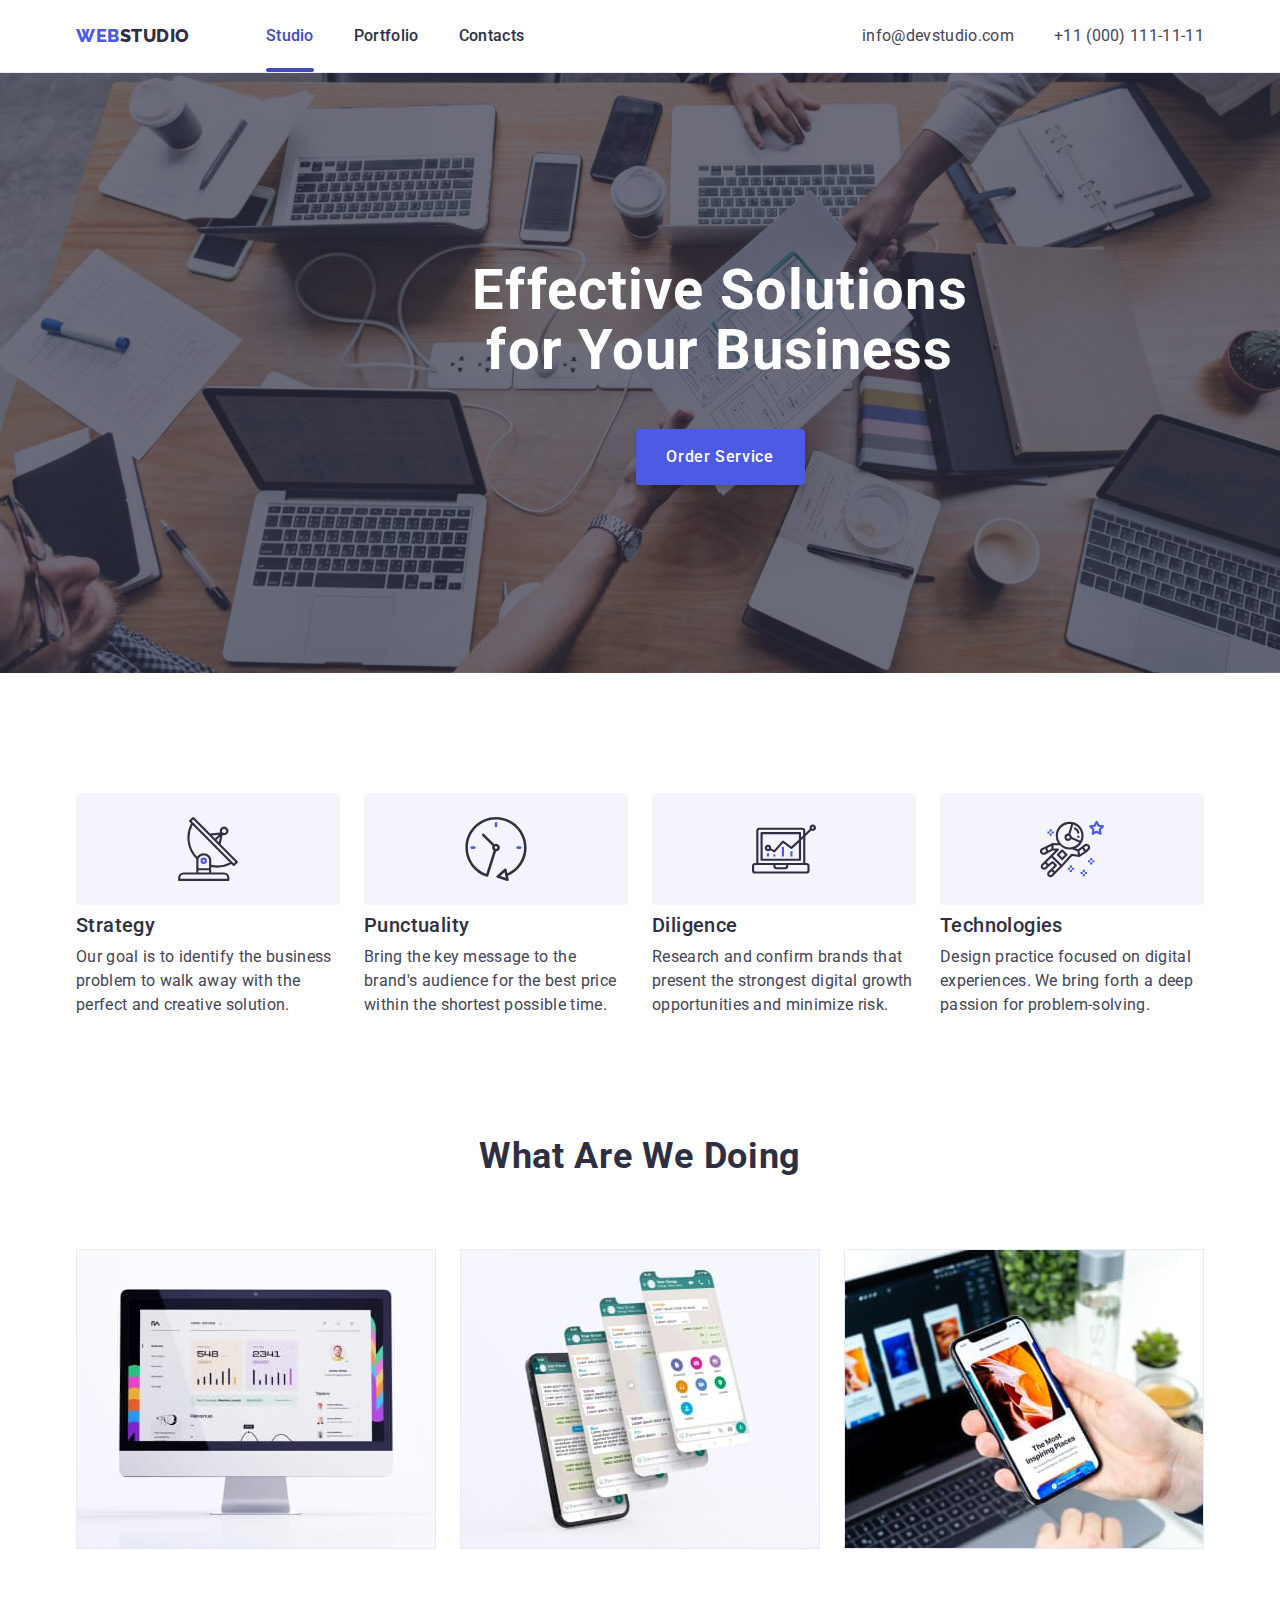
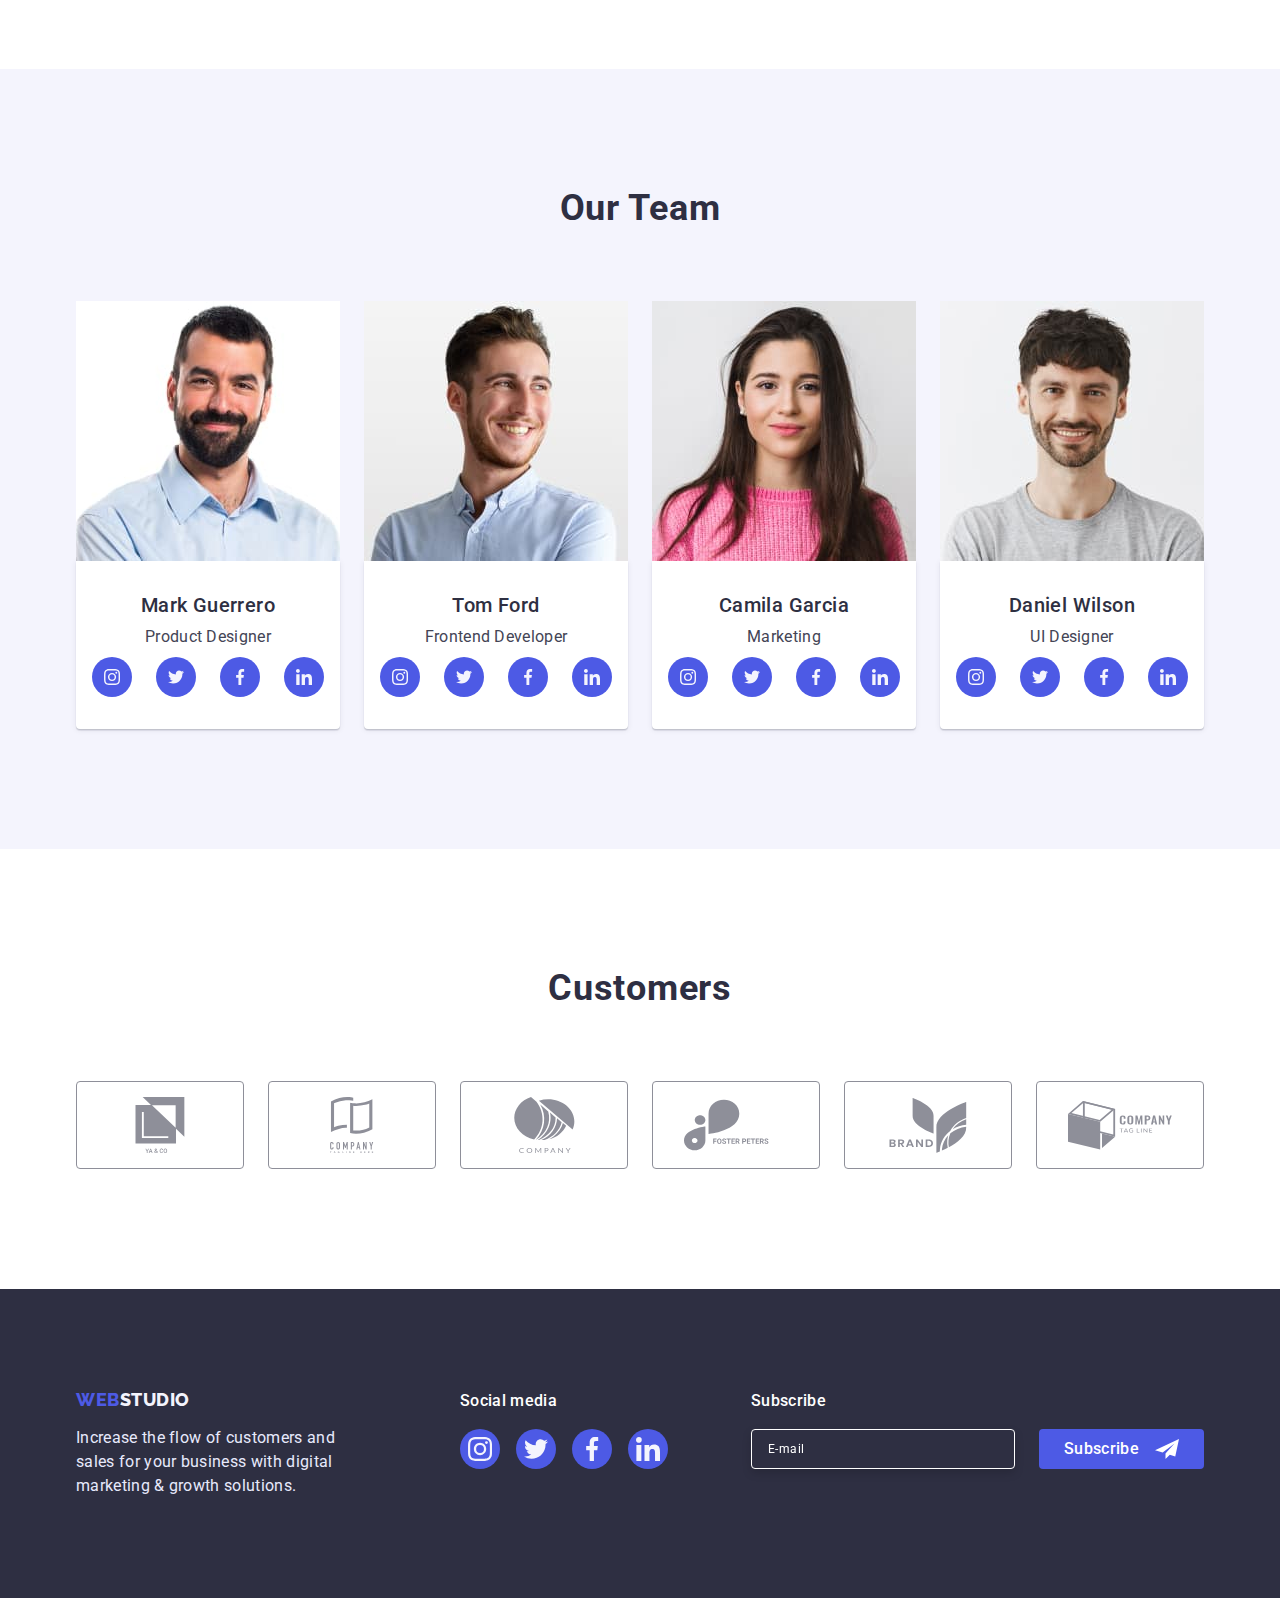
<file: index.html>
<!DOCTYPE html>
<html lang="en">

<head>
  <meta charset="UTF-8" />
  <meta http-equiv="X-UA-Compatible" content="IE=edge" />
  <meta name="viewport" content="width=device-width, initial-scale=1.0" />
  <link rel="preconnect" href="https://fonts.googleapis.com">
  <link rel="preconnect" href="https://fonts.gstatic.com" crossorigin>
  <link href="https://fonts.googleapis.com/css2?family=Raleway:wght@800&family=Roboto:wght@400;500;700;900&display=swap"
    rel="stylesheet">
  <title>WebStudio</title>
  <link rel="stylesheet" href="https://cdnjs.cloudflare.com/ajax/libs/modern-normalize/1.1.0/modern-normalize.min.css">
  <link rel="stylesheet" href="./css/styles.css">
</head>

<body>
  <header>
    <div class="header-nav container">
      <a class="logo link" href="./index.html">Web<span class="word-color">Studio</span></a>
      <nav>
        <ul class="site-nav list">
          <li class="current-page"><a class="nav-item link" href="./index.html">Studio</a></li>
          <li><a class="nav-item link" href="./portfolio.html">Portfolio</a></li>
          <li><a class="nav-item link" href="">Contacts</a></li>
        </ul>
      </nav>
      <address class="contacts">
        <ul class="contacts-nav list">
          <li><a class="contacts-item link" href="mailto:info@devstudio.com">info@devstudio.com</a></li>
          <li><a class="contacts-item link" href="tel:+110001111111">+11 (000) 111-11-11</a></li>
        </ul>
      </address>
    </div>
  </header>
  <main>
    <!-- Hero -->
    <section class="hero">
      <div class="container">
        <h1 class="hero-title">Effective Solutions for Your Business</h1>
        <button data-modal-open class="btn" type="button">Order Service</button>
      </div>
    </section>
    <!-- principles -->
    <section class="principles-section section">
      <div class="container">
        <h2 class="section-header" hidden>Our principles</h2>
        <ul class="principles list">
          <li class="principles-item">
            <div>
              <svg class="principles-icon">
                <use href="./images/sprite.svg#antenna"></use>
              </svg>
            </div>
            <h3 class="content-header">Strategy</h3>
            <p class="content-text">
              Our goal is to identify the business
              problem to walk away with the perfect and creative solution.
            </p>
          </li>
          <li class="principles-item">
            <div>
              <svg class="principles-icon">
                <use href="./images/sprite.svg#clock"></use>
              </svg>
            </div>
            <h3 class="content-header">Punctuality</h3>
            <p class="content-text">
              Bring the key message to the brand's audience for the best price
              within the shortest possible time.
            </p>
          </li>
          <li class="principles-item">
            <div>
              <svg class="principles-icon">
                <use href="./images/sprite.svg#notebook"></use>
              </svg>
            </div>
            <h3 class="content-header">Diligence</h3>
            <p class="content-text">
              Research and confirm brands that present the strongest digital
              growth opportunities and minimize risk.
            </p>
          </li>
          <li class="principles-item">
            <div>
              <svg class="principles-icon">
                <use href="./images/sprite.svg#astronaut"></use>
              </svg>
            </div>
            <h3 class="content-header">Technologies</h3>
            <p class="content-text">
              Design practice focused on digital experiences. We bring forth a
              deep passion for problem-solving.
            </p>
          </li>
        </ul>
      </div>
    </section>
    <!-- what are we doing -->
    <section class="section">
      <div class="container">
        <h2 class="section-header services-header">What are we doing</h2>
        <ul class="services-list list">
          <li class="service-image">
            <img src="./images/service_1.jpg" alt="service 1" width="360" />
          </li>
          <li class="service-image">
            <img src="./images/service_2.jpg" alt="service 2" width="360" />
          </li>
          <li class="service-image">
            <img src="./images/service_3.jpg" alt="service 3" width="360" />
          </li>
        </ul>
      </div>
    </section>
    <!-- Team -->
    <section class="team section">
      <div class="container">
        <h2 class="section-header team-header">Our Team</h2>
        <ul class="team-list list">
          <li class="team-img">
            <img src="./images/team_1.jpg" alt="Team member 1" width="264" />
            <div class="team-card-content">
              <h3 class="content-header team-name">Mark Guerrero</h3>
              <p class="content-text">Product Designer</p>
              <ul class="team-links-list">
                <li class="link-item">
                  <a class="member-link" href="">
                    <svg class="link-icon">
                      <use href="./images/sprite.svg#instagram"></use>
                    </svg>
                  </a>
                </li>
                <li class="link-item">
                  <a class="member-link" href="">
                    <svg class="link-icon">
                      <use href="./images/sprite.svg#twitter"></use>
                    </svg>
                  </a>
                </li>
                <li class="link-item">
                  <a class="member-link" href="">
                    <svg class="link-icon">
                      <use href="./images/sprite.svg#facebook"></use>
                    </svg>
                  </a>
                </li>
                <li class="link-item">
                  <a class="member-link" href="">
                    <svg class="link-icon">
                      <use href="./images/sprite.svg#linkedin"></use>
                    </svg>
                  </a>
                </li>
              </ul>
            </div>
          </li>
          <li class="team-img">
            <img src="./images/team_2.jpg" alt="Team member 2" width="264" />
            <div class="team-card-content">
              <h3 class="content-header team-name">Tom Ford</h3>
              <p class="content-text">Frontend Developer</p>
              <ul class="team-links-list">
                <li class="link-item">
                  <a class="member-link" href="">
                    <svg class="link-icon">
                      <use href="./images/sprite.svg#instagram"></use>
                    </svg>
                  </a>
                </li>
                <li class="link-item">
                  <a class="member-link" href="">
                    <svg class="link-icon">
                      <use href="./images/sprite.svg#twitter"></use>
                    </svg>
                  </a>
                </li>
                <li class="link-item">
                  <a class="member-link" href="">
                    <svg class="link-icon">
                      <use href="./images/sprite.svg#facebook"></use>
                    </svg>
                  </a>
                </li>
                <li class="link-item">
                  <a class="member-link" href="">
                    <svg class="link-icon">
                      <use href="./images/sprite.svg#linkedin"></use>
                    </svg>
                  </a>
                </li>
              </ul>
            </div>
          </li>
          <li class="team-img">
            <img src="./images/team_3.jpg" alt="Team member 3" width="264" />
            <div class="team-card-content">
              <h3 class="content-header team-name">Camila Garcia</h3>
              <p class="content-text">Marketing</p>
              <ul class="team-links-list">
                <li class="link-item">
                  <a class="member-link" href="">
                    <svg class="link-icon">
                      <use href="./images/sprite.svg#instagram"></use>
                    </svg>
                  </a>
                </li>
                <li class="link-item">
                  <a class="member-link" href="">
                    <svg class="link-icon">
                      <use href="./images/sprite.svg#twitter"></use>
                    </svg>
                  </a>
                </li>
                <li class="link-item">
                  <a class="member-link" href="">
                    <svg class="link-icon">
                      <use href="./images/sprite.svg#facebook"></use>
                    </svg>
                  </a>
                </li>
                <li class="link-item">
                  <a class="member-link" href="">
                    <svg class="link-icon">
                      <use href="./images/sprite.svg#linkedin"></use>
                    </svg>
                  </a>
                </li>
              </ul>
            </div>
          </li>
          <li class="team-img">
            <img src="./images/team_4.jpg" alt="Team member 4" width="264" />
            <div class="team-card-content">
              <h3 class="content-header team-name">Daniel Wilson</h3>
              <p class="content-text">UI Designer</p>
              <ul class="team-links-list">
                <li class="link-item">
                  <a class="member-link" href="">
                    <svg class="link-icon">
                      <use href="./images/sprite.svg#instagram"></use>
                    </svg>
                  </a>
                </li>
                <li class="link-item">
                  <a class="member-link" href="">
                    <svg class="link-icon">
                      <use href="./images/sprite.svg#twitter"></use>
                    </svg>
                  </a>
                </li>
                <li class="link-item">
                  <a class="member-link" href="">
                    <svg class="link-icon">
                      <use href="./images/sprite.svg#facebook"></use>
                    </svg>
                  </a>
                </li>
                <li class="link-item">
                  <a class="member-link" href="">
                    <svg class="link-icon">
                      <use href="./images/sprite.svg#linkedin"></use>
                    </svg>
                  </a>
                </li>
              </ul>
            </div>
          </li>
        </ul>
      </div>
    </section>
    <!-- Customers -->
    <section class="section">
      <div class="container">
        <h2 class="section-header">Customers</h2>
        <ul class="customers-list">
          <li class="customers-item">
            <a class="customers-link" href="">
              <svg class="customers-icon">
                <use href="./images/sprite.svg#company-1"></use>
              </svg>
            </a>
          </li>
          <li class="customers-item">
            <a class="customers-link" href="">
              <svg class="customers-icon">
                <use href="./images/sprite.svg#company-2"></use>
              </svg>
            </a>
          </li>
          <li class="customers-item">
            <a class="customers-link" href="">
              <svg class="customers-icon">
                <use href="./images/sprite.svg#company-3"></use>
              </svg>
            </a>
          </li>
          <li class="customers-item">
            <a class="customers-link" href="">
              <svg class="customers-icon">
                <use href="./images/sprite.svg#company-4"></use>
              </svg>
            </a>
          </li>
          <li class="customers-item">
            <a class="customers-link" href="">
              <svg class="customers-icon">
                <use href="./images/sprite.svg#company-5"></use>
              </svg>
            </a>
          </li>
          <li class="customers-item">
            <a class="customers-link" href="">
              <svg class="customers-icon">
                <use href="./images/sprite.svg#company-6"></use>
              </svg>
            </a>
          </li>
        </ul>
      </div>
    </section>
    <!-- Modal window -->
    <div data-modal class="backdrop is-hidden">
      <div class="modal">
        <button data-modal-close class="close-button" type="button">
          <svg class="close-icon" width="8" height="8">
            <use href="./images/sprite.svg#close"></use>
          </svg>
        </button>
        <p class="subscribe-label">Leave your contacts and we will call you back</p>
        <form class="modal-form" autocomplete="on">
          <label class="modal-form-label modal-form-text" for="name">
            <span>Name</span>
            <div class="input-wrap">
              <input class="modal-form-input" type="text" name="name" id="name">
              <svg class="modal-form-icon" width="18" height="24">
                <use href="./images/sprite.svg#person"></use>
              </svg>
            </div>
          </label>
          <label class="modal-form-label modal-form-text" for="phone">
            <span>Phone</span>
            <div class="input-wrap">
              <input class="modal-form-input" type="tel" name="phone" id="phone">
              <svg class="modal-form-icon" width="18" height="24">
                <use href="./images/sprite.svg#phone"></use>
              </svg>
            </div>
          </label>
          <label class="modal-form-label modal-form-text" for="email">
            <span>Email</span>
            <div class="input-wrap">
              <input class="modal-form-input" type="email" name="email" id="email">
              <svg class="modal-form-icon" width="18" height="24">
                <use href="./images/sprite.svg#email"></use>
              </svg>
            </div>
          </label>
          <label class="modal-form-label modal-form-text" for="comment">
            <span>Comment</span>
            <textarea class="modal-form-input comment-area" name="comment" id="comment"
              placeholder="Text input"></textarea>
          </label>
          <label class="checkbox-label">
            <input class="checkbox" type="checkbox" name="accept" value="accept">
            <span class="checkbox-icon">
              <svg width="16" height="16">
                <use href="./images/sprite.svg#checked"></use>
              </svg></span>
            <p>I accept the terms and conditions of the <a href="">Privacy Policy</a></p>
          </label>
          <button class="btn" type="submit">Send</button>
        </form>

      </div>
    </div>
  </main>
  <footer class="site-bottom">
    <div class="container footer-box">
      <div class="bottom-content">
        <a class="logo link" href="./index.html">Web<span class="studio-color">Studio</span></a>
        <p class="bottom-text">
          Increase the flow of customers and sales for your business with digital
          marketing & growth solutions.
        </p>
      </div>
      <div class="social-media-box">
        <h2 class="social-media-text">Social media</h2>
        <ul class="soc-media-list">
          <li class="soc-media-item">
            <a class="soc-media-link" href="">
              <svg class="soc-media-icon">
                <use href="./images/sprite.svg#instagram"></use>
              </svg>
            </a>
          </li>
          <li class="soc-media-item">
            <a class="soc-media-link" href="">
              <svg class="soc-media-icon">
                <use href="./images/sprite.svg#twitter"></use>
              </svg>
            </a>
          </li>
          <li class="soc-media-item">
            <a class="soc-media-link" href="">
              <svg class="soc-media-icon">
                <use href="./images/sprite.svg#facebook"></use>
              </svg>
            </a>
          </li>
          <li class="soc-media-item">
            <a class="soc-media-link" href="">
              <svg class="soc-media-icon">
                <use href="./images/sprite.svg#linkedin"></use>
              </svg>
            </a>
          </li>
        </ul>
      </div>
      <form class="subscribe-form" autocomplete="on">
        <p class="subscribe-label">Subscribe</p>
        <div class="subscribe-box">
          <label class="subscribe-label" hidden>Subscribe</label>
          <input class="email-field" type="email" name="email" placeholder="E-mail">
          <button class="subscribe-label subscribe-btn" type="submit">
            <span>Subscribe</span>
            <svg width="24" height="24">
              <use href="./images/sprite.svg#telegram-icon"></use>
            </svg>
          </button>
        </div>
    </div>
    </form>
    </div>
  </footer>
  <script src="./js/script.js"></script>
</body>

</html>
</file>
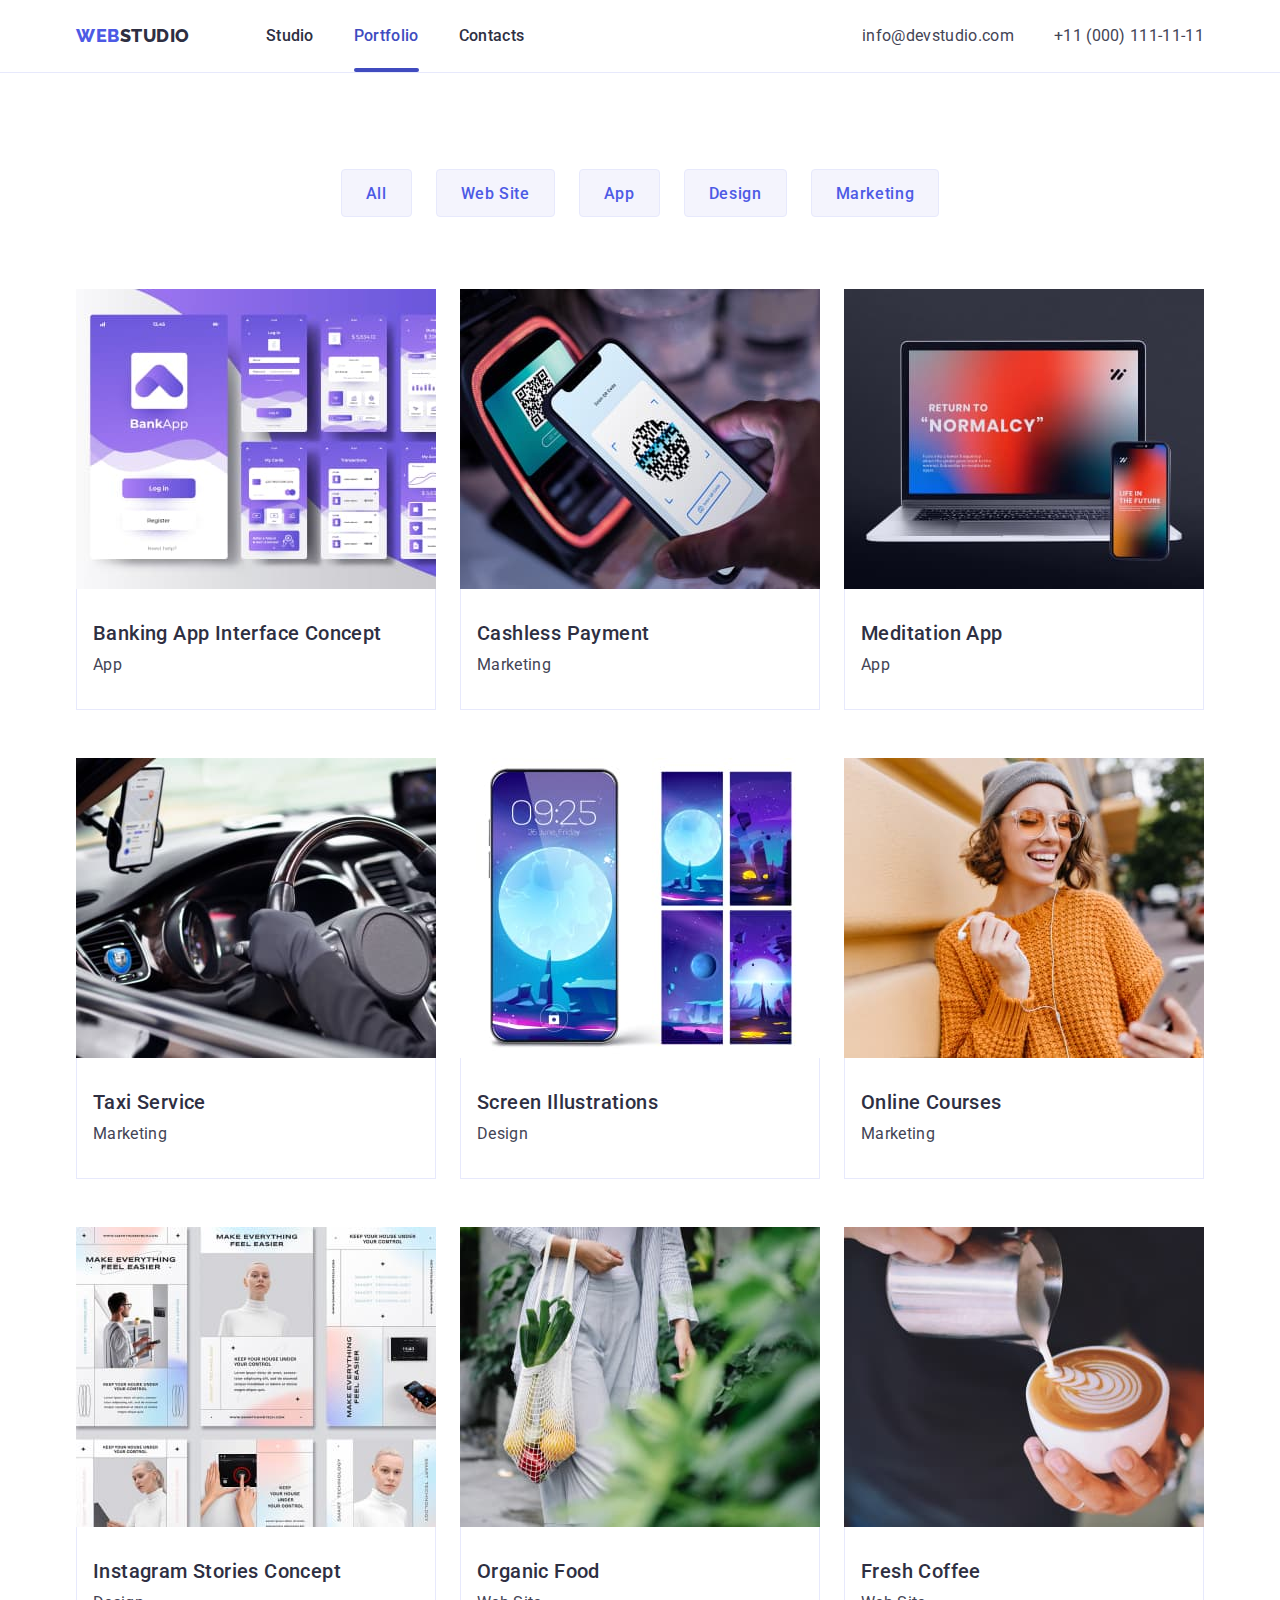
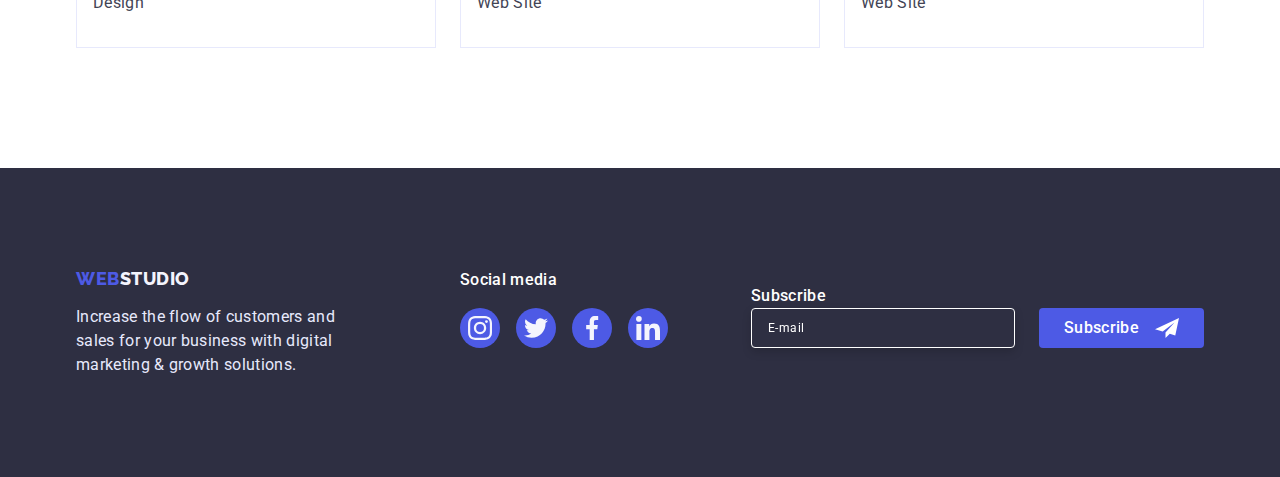
<file: portfolio.html>
<!DOCTYPE html>
<html lang="en">

<head>
    <meta charset="UTF-8">
    <meta http-equiv="X-UA-Compatible" content="IE=edge">
    <meta name="viewport" content="width=device-width, initial-scale=1.0">
    <link rel="preconnect" href="https://fonts.googleapis.com">
    <link rel="preconnect" href="https://fonts.gstatic.com" crossorigin>
    <link
        href="https://fonts.googleapis.com/css2?family=Raleway:wght@800&family=Roboto:wght@400;500;700;900&display=swap"
        rel="stylesheet">
    <title>Portfolio</title>
    <link rel="stylesheet"
        href="https://cdnjs.cloudflare.com/ajax/libs/modern-normalize/1.1.0/modern-normalize.min.css">
    <link rel="stylesheet" href="./css/styles.css">
</head>

<body>
    <header>
        <div class="header-nav container">
            <a class="logo link" href="./index.html">Web<span class="word-color">Studio</span></a>
            <nav>
                <ul class="site-nav list">
                    <li><a class="nav-item link" href="./index.html">Studio</a></li>
                    <li class="current-page"><a class="nav-item link" href="./portfolio.html">Portfolio</a></li>
                    <li><a class="nav-item link" href="">Contacts</a></li>
                </ul>
            </nav>
            <address class="contacts">
                <ul class="contacts-nav list">
                    <li><a class="contacts-item link" href="mailto:info@devstudio.com">info@devstudio.com</a></li>
                    <li><a class="contacts-item link" href="tel:+110001111111">+11 (000) 111-11-11</a></li>
                </ul>
            </address>
        </div>
    </header>
    <main>
        <section class="portfolio">
            <div class="container">
                <h1 hidden>Portfolio</h1>
                <ul class="buttons-list list">
                    <li><button class="filtering" type="button">All</button></li>
                    <li><button class="filtering" type="button">Web Site</button></li>
                    <li><button class="filtering" type="button">App</button></li>
                    <li><button class="filtering" type="button">Design</button></li>
                    <li><button class="filtering" type="button">Marketing</button></li>
                </ul>
                <ul class="examples list">
                    <li>
                        <a class="card-link link" href="">
                            <div class="overlay-wrap">
                                <img src="./images/portfolio-1.jpg" alt="Banking App Interface" width="360">
                                <div class="overlay">
                                    <p class="content-text overlay-text">14 Stylish and User-Friendly App Design Concepts · Task Manager App · Calorie
                                        Tracker App · Exotic Fruit Ecommerce App · Cloud Storage App
                                    </p>
                                </div>
                            </div>
                            <div class="examples-content">
                                <h2 class="content-header">Banking App Interface Concept</h2>
                                <p class="content-text">App</p>
                            </div>
                        </a>
                    </li>
                    <li>
                        <a class="card-link link" href="">
                            <div class="overlay-wrap">
                                <img src="./images/portfolio-2.jpg" alt="Banking App Interface" width="360">
                                <div class="overlay">
                                    <p class="content-text overlay-text">14 Stylish and User-Friendly App Design Concepts · Task Manager App · Calorie
                                        Tracker App · Exotic Fruit Ecommerce App · Cloud Storage App
                                    </p>
                                </div>
                            </div>                            <div class="examples-content">
                                <h2 class="content-header">Cashless Payment</h2>
                                <p class="content-text">Marketing</p>
                            </div>
                        </a>
                    </li>
                    <li>
                        <a class="card-link link" href="">
                            <div class="overlay-wrap">
                                <img src="./images/portfolio-3.jpg" alt="Banking App Interface" width="360">
                                <div class="overlay">
                                    <p class="content-text overlay-text">14 Stylish and User-Friendly App Design Concepts · Task Manager App · Calorie
                                        Tracker App · Exotic Fruit Ecommerce App · Cloud Storage App
                                    </p>
                                </div>
                            </div>                            <div class="examples-content">
                                <h2 class="content-header">Meditation App</h2>
                                <p class="content-text">App</p>
                            </div>
                        </a>
                    </li>
                    <li>
                        <a class="card-link link" href="">
                            <div class="overlay-wrap">
                                <img src="./images/portfolio-4.jpg" alt="Banking App Interface" width="360">
                                <div class="overlay">
                                    <p class="content-text overlay-text">14 Stylish and User-Friendly App Design Concepts · Task Manager App · Calorie
                                        Tracker App · Exotic Fruit Ecommerce App · Cloud Storage App
                                    </p>
                                </div>
                            </div>                            <div class="examples-content">
                                <h2 class="content-header">Taxi Service</h2>
                                <p class="content-text">Marketing</p>
                            </div>
                        </a>
                    </li>
                    <li>
                        <a class="card-link link" href="">
                            <div class="overlay-wrap">
                                <img src="./images/portfolio-5.jpg" alt="Banking App Interface" width="360">
                                <div class="overlay">
                                    <p class="content-text overlay-text">14 Stylish and User-Friendly App Design Concepts · Task Manager App · Calorie
                                        Tracker App · Exotic Fruit Ecommerce App · Cloud Storage App
                                    </p>
                                </div>
                            </div>                            <div class="examples-content">
                                <h2 class="content-header">Screen Illustrations</h2>
                                <p class="content-text">Design</p>
                            </div>
                        </a>
                    </li>
                    <li>
                        <a class="card-link link" href="">
                            <div class="overlay-wrap">
                                <img src="./images/portfolio-6.jpg" alt="Banking App Interface" width="360">
                                <div class="overlay">
                                    <p class="content-text overlay-text">14 Stylish and User-Friendly App Design Concepts · Task Manager App · Calorie
                                        Tracker App · Exotic Fruit Ecommerce App · Cloud Storage App
                                    </p>
                                </div>
                            </div>                            <div class="examples-content">
                                <h2 class="content-header">Online Courses</h2>
                                <p class="content-text">Marketing</p>
                            </div>
                        </a>
                    </li>
                    <li>
                        <a class="card-link link" href="">
                            <div class="overlay-wrap">
                                <img src="./images/portfolio-7.jpg" alt="Banking App Interface" width="360">
                                <div class="overlay">
                                    <p class="content-text overlay-text">14 Stylish and User-Friendly App Design Concepts · Task Manager App · Calorie
                                        Tracker App · Exotic Fruit Ecommerce App · Cloud Storage App
                                    </p>
                                </div>
                            </div>                            <div class="examples-content">
                                <h2 class="content-header">Instagram Stories Concept</h2>
                                <p class="content-text">Design</p>
                            </div>
                        </a>
                    </li>
                    <li>
                        <a class="card-link link" href="">
                            <div class="overlay-wrap">
                                <img src="./images/portfolio-8.jpg" alt="Banking App Interface" width="360">
                                <div class="overlay">
                                    <p class="content-text overlay-text">14 Stylish and User-Friendly App Design Concepts · Task Manager App · Calorie
                                        Tracker App · Exotic Fruit Ecommerce App · Cloud Storage App
                                    </p>
                                </div>
                            </div>                            <div class="examples-content">
                                <h2 class="content-header">Organic Food</h2>
                                <p class="content-text">Web Site</p>
                            </div>
                        </a>
                    </li>
                    <li>
                        <a class="card-link link" href="">
                            <div class="overlay-wrap">
                                <img src="./images/portfolio-9.jpg" alt="Banking App Interface" width="360">
                                <div class="overlay">
                                    <p class="content-text overlay-text">14 Stylish and User-Friendly App Design Concepts · Task Manager App · Calorie
                                        Tracker App · Exotic Fruit Ecommerce App · Cloud Storage App
                                    </p>
                                </div>
                            </div>                            <div class="examples-content">
                                <h2 class="content-header">Fresh Coffee</h2>
                                <p class="content-text">Web Site</p>
                            </div>
                        </a>
                    </li>
                </ul>
            </div>
        </section>
    </main>
    <footer class="site-bottom">
        <div class="container footer-box">
            <div class="bottom-content">
                <a class="logo link" href="./index.html">Web<span class="studio-color">Studio</span></a>
                <p class="bottom-text">
                    Increase the flow of customers and sales for your business with digital
                    marketing & growth solutions.
                </p>
            </div>
            <div class="social-media-box">
                <h2 class="social-media-text">Social media</h2>
                <ul class="soc-media-list">
                    <li class="soc-media-item">
                        <a class="soc-media-link" href="">
                            <svg class="soc-media-icon">
                                <use href="./images/sprite.svg#instagram"></use>
                            </svg>
                        </a>
                    </li>
                    <li class="soc-media-item">
                        <a class="soc-media-link" href="">
                            <svg class="soc-media-icon">
                                <use href="./images/sprite.svg#twitter"></use>
                            </svg>
                        </a>
                    </li>
                    <li class="soc-media-item">
                        <a class="soc-media-link" href="">
                            <svg class="soc-media-icon">
                                <use href="./images/sprite.svg#facebook"></use>
                            </svg>
                        </a>
                    </li>
                    <li class="soc-media-item">
                        <a class="soc-media-link" href="">
                            <svg class="soc-media-icon">
                                <use href="./images/sprite.svg#linkedin"></use>
                            </svg>
                        </a>
                    </li>
                </ul>
            </div>
            <form class="subscribe-form" autocomplete="on">
                <div class="subscribe-box">
                  <label class="subscribe-label">
                    Subscribe
                    <input class="email-field" type="email" name="email" placeholder="E-mail">
                  </label>
                  <button class="subscribe-label subscribe-btn" type="submit">
                    Subscribe
                    <svg width="24" height="24">
                      <use href="./images/sprite.svg#telegram-icon"></use>
                    </svg>
                  </button>
                </div>
              </form>        
        </div>
    </footer>
</body>

</html>
</file>
<file: css/styles.css>
/* Global */

body {
  font-family: "Roboto", sans-serif;
  background-color: var(--main-white-color);
  color: var(--p-text);
}

body a {
  text-decoration: none;
}

body li {
  list-style: none;
}

:root {
  --main-color-text: #2e2f42;
  --p-text: #434455;
  --hover-color: #404bbf;
  --main-white-color: #ffffff;
  --main-blue-color: #4d5ae5;
  --main-fill-color: #f4f4fd;
  --hover-transition: 250ms cubic-bezier(0.4, 0, 0.2, 1);
}

h1,
h2,
h3,
h4,
h5,
h6,
p,
ul {
  margin: 0;
  padding: 0;
}

/* utilites */

.link {
  text-decoration: none;
}

.list {
  list-style: none;
}

.container {
  width: 1158px;
  padding-left: 15px;
  padding-right: 15px;
  margin-left: auto;
  margin-right: auto;
}

.section {
  padding: 120px 0;
}

/* header */

header {
  border-bottom: 1px solid #e7e9fc;
}

.header-nav {
  display: flex;
  justify-content: flex-start;
  align-items: center;
  padding-top: 24px;
  padding-bottom: 24px;
}

.site-nav {
  display: flex;
  justify-content: space-between;
  align-items: center;
  gap: 40px;
}

.logo {
  margin-right: 76px;
  font-family: "Raleway", sans-serif;
  font-style: normal;
  font-weight: 800;
  font-size: 18px;
  line-height: 1.17;
  letter-spacing: 0.03em;
  text-transform: uppercase;
  color: var(--main-blue-color);
}

.word-color {
  color: var(--main-color-text);
}

.nav-item {
  font-weight: 500;
  font-size: 16px;
  line-height: 1.5;
  letter-spacing: 0.02em;
  color: var(--main-color-text);
  transition: color var(--hover-transition);
}

.contacts-nav {
  display: flex;
  justify-content: space-between;
  gap: 40px;
}

.contacts {
  font-style: normal;

  margin-left: auto;
}

.list .contacts-item {
  display: block;

  font-weight: 400;
  font-size: 16px;
  line-height: 1.5;
  letter-spacing: 0.02em;
  color: var(--p-text);
  transition: color var(--hover-transition);
}

.list .nav-item:hover,
.list .nav-item:focus {
  color: var(--hover-color);
}

.list .contacts-item:hover,
.list .contacts-item:focus {
  color: var(--hover-color);
}

.current-page {
  position: relative;
}

.current-page .nav-item {
  color: var(--hover-color);
}

.current-page::after {
  position: absolute;
  content: "";
  left: 0;
  bottom: 0;
  transform: translateY(24px);
  display: block;
  width: 100%;
  height: 4px;

  border-radius: 2px;
  background-color: var(--hover-color);
}

/* index.html */

.section-header {
  font-weight: 700;
  font-size: 36px;
  line-height: 1.11;
  text-align: center;
  letter-spacing: 0.02em;
  text-transform: capitalize;
  color: var(--main-color-text);
}

/* Hero */

/* .hero-container {
  padding-top: 68px;
  padding-bottom: 68px;
} */

.hero {
  background-color: #2e2f42;
  padding-top: 188px;
  padding-bottom: 188px;
  background-image: linear-gradient(
      rgba(46, 47, 66, 0.7),
      rgba(46, 47, 66, 0.7)
    ),
    url(../images/bg-hero.jpg);
  background-repeat: no-repeat;
  background-position: center;

  width: 1440px;
  margin-left: auto;
  margin-right: auto;
}

.hero-title {
  width: 496px;
  margin-bottom: 48px;
  margin-left: auto;
  margin-right: auto;
  text-align: center;

  font-weight: 700;
  font-size: 56px;
  line-height: 1.07;
  letter-spacing: 0.02em;
  color: var(--main-white-color);
}

.btn {
  font-family: "Roboto", sans-serif;
  font-weight: 500;
  font-size: 16px;
  line-height: 1.5;
  letter-spacing: 0.04em;

  display: block;
  margin: 0 auto;
  padding: 0;
  width: 169px;
  height: 56px;

  color: var(--main-white-color);
  background-color: #4d5ae5;
  box-shadow: 0px 4px 4px rgba(0, 0, 0, 0.15);
  border: 0px;
  border-radius: 4px;
  cursor: pointer;
  transition: background-color var(--hover-transition);
}

.btn:hover,
.btn:focus {
  background-color: var(--hover-color);
}

/* Our principles */

.principles-section {
  padding-bottom: 0;
}

.principles {
  display: flex;
  align-items: center;
  gap: 24px;
}

.principles-item {
  flex-basis: calc((100% - 24px * 3) / 4);
}

.principles-item > div {
  display: flex;
  justify-content: center;
  align-items: center;
  height: 112px;
  margin-bottom: 8px;

  background-color: var(--main-fill-color);
  border-radius: 4px;
}

.principles-icon {
  display: block;
  width: 64px;
  height: 64px;
}

.content-header {
  margin-bottom: 8px;
  font-weight: 500;
  font-size: 20px;
  line-height: 1.2;
  letter-spacing: 0.02em;
  color: var(--main-color-text);
}

.content-text {
  font-size: 16px;
  line-height: 1.5;
  letter-spacing: 0.02em;
  color: var(--p-text);
}

/* what are we doing */

.services-list {
  display: flex;
  justify-content: space-around;
  align-items: center;
  gap: 24px;
}

.services-header {
  margin-bottom: 72px;
}

.services-list img {
  display: block;
}

.service-image {
  flex-basis: calc((100% - 24px * 2) / 3);
}

/* Team */

.team {
  background-color: var(--main-fill-color);
}

.team-header {
  margin-bottom: 72px;
}

.team-list {
  display: flex;
  align-items: center;
  gap: 24px;
}

.team-list img {
  display: block;
}

.team-img {
  flex-basis: calc((100% - 24px * 3) / 4);
}

.team-card-content {
  text-align: center;

  background-color: var(--main-white-color);
  box-shadow: 0px 1px 6px rgba(46, 47, 66, 0.08),
    0px 1px 1px rgba(46, 47, 66, 0.16), 0px 2px 1px rgba(46, 47, 66, 0.08);
  border-radius: 0px 0px 4px 4px;

  padding: 32px 0;
}

.team-links-list {
  margin-top: 8px;

  display: flex;
  justify-content: center;
  gap: 24px;
}

.link-icon {
  display: block;
  width: 16px;
  height: 16px;

  fill: var(--main-fill-color);
}

.member-link {
  display: flex;
  align-items: center;
  justify-content: center;
  width: 40px;
  height: 40px;

  background-color: var(--main-blue-color);
  border-radius: 50px;
  transition: background-color var(--hover-transition);
}

.member-link:hover,
.member-link:focus {
  background-color: var(--hover-color);
}

/* Customers */

.customers-list {
  margin-top: 72px;
  display: flex;
  justify-content: space-between;
  gap: 24px;
}

.customers-item {
  flex-basis: calc((100% - 120px) / 6);
}

.customers-link {
  display: flex;
  justify-content: center;
  align-items: center;
  width: 168px;
  height: 88px;
  border: 1px solid #8e8f99;
  border-radius: 4px;
  transition: border-color var(--hover-transition);
}

.customers-link:hover {
  border-color: #404bbf;
}

.customers-icon {
  display: block;
  width: 104px;
  height: 56px;

  fill: #8e8f99;
  transition: fill var(--hover-transition);
}

.customers-link:hover .customers-icon {
  fill: #404bbf;
}

/* footer */

.studio-color {
  color: var(--main-fill-color);
}

.site-bottom {
  padding-top: 100px;
  padding-bottom: 100px;

  background-color: #2e2f42;
}

.footer-box {
  display: flex;
  justify-content: start;
  align-items: start;
}

.bottom-text {
  font-size: 16px;
  line-height: 1.5;
  letter-spacing: 0.02em;
  color: #e7e9fc;

  margin-top: 16px;
}

.bottom-content {
  width: 264px;
  margin-right: 120px;
}

.social-media-text {
  margin-bottom: 16px;

  font-weight: 500;
  font-size: 16px;
  line-height: 1.5;
  letter-spacing: 0.02em;
  color: var(--main-white-color);
}

.soc-media-list {
  display: flex;
  gap: 16px;
}

.soc-media-link {
  display: flex;
  justify-content: center;
  align-items: center;
  width: 40px;
  height: 40px;
  border-radius: 50px;

  background-color: var(--main-blue-color);
  transition: background-color var(--hover-transition);
}

.soc-media-link:hover,
.soc-media-link:focus {
  background-color: #31d0aa;
}

.soc-media-icon {
  display: block;
  width: 24px;
  height: 24px;

  fill: var(--main-fill-color);
}

/* Subscribe form */

.subscribe-form {
  margin-left: auto;
}

.subscribe-box {
  display: flex;
  align-items: end;
  margin-top: 16px;
}

.subscribe-label {
  font-weight: 500;
  font-size: 16px;
  line-height: 1.5;
  letter-spacing: 0.02em;
  color: var(--main-white-color);
}

.email-field {
  outline: none;
  display: block;
  width: 264px;
  height: 40px;
  padding: 8px 0 8px 16px;

  background-color: var(--main-color-text);
  border: 1px solid var(--main-white-color);
  filter: drop-shadow(0px 4px 4px rgba(0, 0, 0, 0.15));
  border-radius: 4px;

  font-weight: 400;
  font-size: 12px;
  line-height: 2;
  letter-spacing: 0.04em;
  color: var(--main-white-color);
}

.email-field::placeholder {
  font-weight: 400;
  font-size: 12px;
  line-height: 2;
  letter-spacing: 0.04em;
  color: var(--main-white-color);
}

.subscribe-btn {
  display: flex;
  justify-content: center;
  align-items: center;
  padding: 8px 24px;
  margin-left: 24px;
  width: 165px;
  height: 40px;

  background-color: #4d5ae5;
  border: 0px;
  border-radius: 4px;
  cursor: pointer;
  transition: background-color var(--hover-transition);
}

.subscribe-btn svg {
  display: block;
  margin-left: 16px;
}

.subscribe-btn:hover,
.subscribe-btn:focus {
  background-color: var(--hover-color);
}

/* Modal */

.backdrop {
  position: fixed;
  top: 0;
  left: 0;
  width: 100%;
  height: 100%;
  background-color: rgba(46, 47, 66, 0.4);
  opacity: 1;
  transition: opacity var(--hover-transition),
    visibility var(--hover-transition);
}

.backdrop.is-hidden {
  visibility: hidden;
  opacity: 0;
  pointer-events: none;
}

.backdrop.is-hidden .modal {
  transform: translate(-50%, -50%) scale(0);
}

.modal {
  position: absolute;
  top: 50%;
  left: 50%;
  transform: translate(-50%, -50%) scale(1);
  min-width: 408px;
  padding: 72px 24px 24px;

  transition: transform var(--hover-transition);
  background-color: #fcfcfc;
}

.close-button {
  position: absolute;
  top: 24px;
  right: 24px;
  width: 24px;
  height: 24px;
  display: flex;
  justify-content: center;
  align-items: center;

  cursor: pointer;
  background-color: #e7e9fc;
  border: 1px solid;
  border-color: rgba(0, 0, 0, 0.1);
  border-radius: 50px;
  transition: background-color var(--hover-transition),
    border-color var(--hover-transition);
}

.close-button:hover,
.close-button:focus {
  background-color: var(--hover-color);
  border-color: transparent;
}

.close-icon {
  display: block;
  transition: fill var(--hover-transition);
}

.close-button:hover .close-icon {
  fill: var(--main-white-color);
}

.modal .subscribe-label {
  color: var(--main-color-text);
  text-align: center;
  margin-bottom: 16px;
}

.modal-form-text {
  font-weight: 400;
  font-size: 12px;
  line-height: 1.16;
}

.modal-form-input {
  outline: none;
  display: block;
  width: 360px;
  height: 40px;
  padding: 11px 0 11px 38px;

  font-weight: 500;
  font-size: 16px;
  line-height: 24px;
  letter-spacing: 0.02em;

  border: 1px solid;
  border-color: rgba(46, 47, 66, 0.4);
  border-radius: 4px;
  color: var(--main-color-text);
  transition: border-color var(--hover-transition);
}

.modal-form-input:focus {
  border-color: var(--main-blue-color);
}

.modal-form-label {
  display: block;
  letter-spacing: 0.01em;
  color: #8e8f99;
}

.modal-form-label {
  margin-bottom: 8px;
}

.modal-form-label:nth-of-type(4) {
  margin: 0;
}

.comment-area::placeholder {
  font-weight: 400;
  font-size: 12px;
  line-height: 1.16;
  letter-spacing: 0.04em;
}

.comment-area {
  height: 120px;
  padding: 8px 16px;
  margin-top: 4px;
  resize: none;
}

.input-wrap {
  position: relative;
  margin-top: 4px;
}

.modal-form-icon {
  position: absolute;
  left: 16px;
  top: 8px;
  fill: var(--main-color-text);
  transition: fill var(--hover-transition);
}

.modal-form-input:focus + .modal-form-icon {
  fill: var(--main-blue-color);
}

.checkbox-label {
  margin-top: 16px;
  margin-bottom: 24px;
  display: flex;
  align-items: flex-end;
  font-weight: 400;
  font-size: 12px;
  line-height: 1.16;
  letter-spacing: 0.04em;
  color: #8e8f99;
}

.checkbox {
  -webkit-appearance: none;
}

.checkbox-label a {
  line-height: 1.33;
  text-decoration: underline;
  color: var(--main-blue-color);
  transition: color var(--hover-transition);
}

.checkbox-label a:hover,
.checkbox-label a:focus {
  color: var(--hover-color);
}

.checkbox-icon {
  position: relative;
  display: inline-block;
  width: 16px;
  height: 16px;
  margin-right: 8px;

  border: 1px solid;
  border-color: rgba(46, 47, 66, 0.4);
  border-radius: 2px;
  transition: borfer-color var(--hover-transition);
}

.checkbox:checked + .checkbox-icon {
  border-color: transparent;
}

.checkbox:checked + .checkbox-icon svg {
  opacity: 1;
}

.checkbox-icon svg {
  position: absolute;
  top: -1px;
  left: -1px;
  display: block;
  opacity: 0;
  transition: opacity var(--hover-transition);
}

/* Portfolio.html */

/* Portfolio */

.portfolio {
  padding-top: 96px;
  padding-bottom: 120px;
}

/* buttons */

.buttons-list {
  display: flex;
  justify-content: center;
  gap: 24px;

  margin-bottom: 72px;
}

.filtering {
  font-family: "Roboto", sans-serif;
  font-weight: 500;
  font-size: 16px;
  line-height: 1.5;
  letter-spacing: 0.04em;

  color: #4d5ae5;
  background-color: var(--main-fill-color);
  border: 1px solid #e7e9fc;
  border-radius: 4px;
  cursor: pointer;

  height: 48px;
  padding: 12px 24px;
  transition: color var(--hover-transition),
    background-color var(--hover-transition), box-shadow var(--hover-transition),
    border-color var(--hover-transition);
}

.filtering:hover,
.filtering:focus {
  color: var(--main-white-color);
  background-color: #404bbf;
  box-shadow: 0px 3px 1px rgba(0, 0, 0, 0.1), 0px 2px 1px rgba(0, 0, 0, 0.08),
    0px 2px 2px rgba(0, 0, 0, 0.12);
  border-color: #404bbf;
}
/* --------------------------------- */

.examples {
  display: flex;
  flex-wrap: wrap;
  gap: 48px 24px;
}

.examples img {
  display: block;
}

.examples-content {
  padding: 32px 16px;
  border: 1px solid;
  border-color: #e7e9fc;
  border-top: none;
  transition: border-color 1000ms linear;
}

.examples > li {
  flex-basis: calc((100% - 24px * 2) / 3);
}

.card-link {
  display: block;
  transition: box-shadow var(--hover-transition);
}

.card-link:hover,
.card-link:focus {
  box-shadow: 0px 1px 6px rgba(46, 47, 66, 0.08),
    0px 1px 1px rgba(46, 47, 66, 0.16), 0px 2px 1px rgba(46, 47, 66, 0.08);
}

.card-link:hover .examples-content {
  border-color: var(--main-fill-color);
  border-top: none;
}

.overlay-wrap {
  position: relative;
  overflow: hidden;
}

.overlay {
  position: absolute;
  left: 0;
  top: 0;
  padding: 40px 32px 0;
  transform: translateY(100%);
  width: 100%;
  height: 100%;
  background-color: rgb(77, 90, 229);
  transition: transform var(--hover-transition);
}

.card-link:hover .overlay {
  transform: translateY(0);
}

.overlay-text {
  color: var(--main-fill-color);
}
</file>
